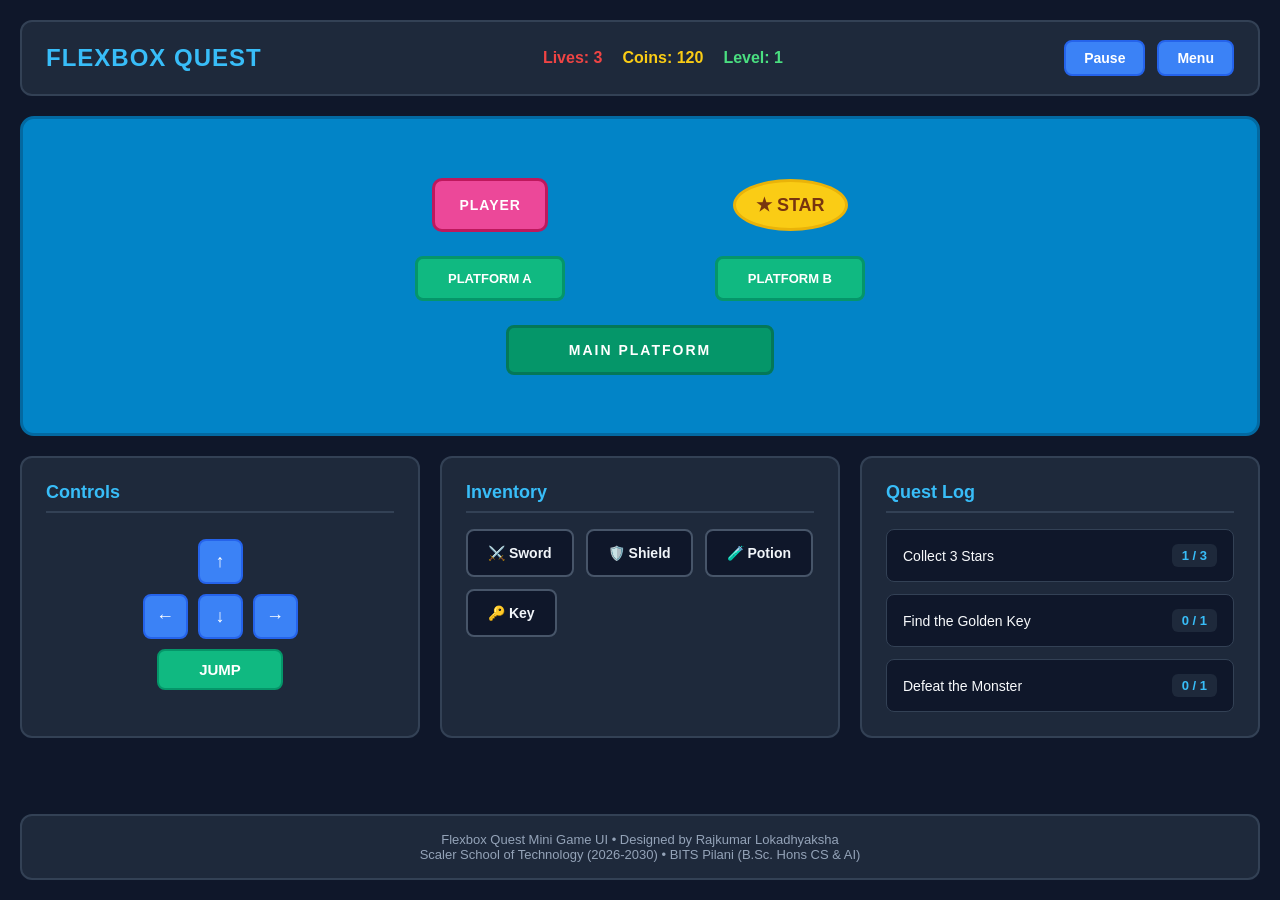
<file: flexbox-quest.html>
<!DOCTYPE html>
<html lang="en">
<head>
    <meta charset="UTF-8">
    <meta name="viewport" content="width=device-width, initial-scale=1.0">
    <title>Flexbox Quest | Mini Game UI</title>
    <style>
        /* Part 1 & 2: Reset & Box Model */
        * {
            box-sizing: border-box;
            margin: 0;
            padding: 0;
        }

        body {
            font-family: 'Segoe UI', Tahoma, Geneva, Verdana, sans-serif;
            background-color: #0f172a;
            color: #f8fafc;
            padding: 20px;
            display: flex;
            flex-direction: column;
            gap: 20px;
            min-height: 100vh;
        }

        /* Part 3: Game Header */
        .game-header {
            display: flex;
            justify-content: space-between;
            align-items: center;
            gap: 20px;
            background-color: #1e293b;
            padding: 18px 24px;
            border: 2px solid #334155;
            border-radius: 12px;
            flex-wrap: wrap;
        }

        .game-header h1 {
            font-size: 24px;
            color: #38bdf8;
            letter-spacing: 1px;
        }

        .game-info {
            display: flex;
            gap: 20px;
            font-size: 16px;
            font-weight: 600;
        }

        .info-lives {
            color: #ef4444;
        }

        .info-coins {
            color: #facc15;
        }

        .info-level {
            color: #4ade80;
        }

        .header-actions {
            display: flex;
            gap: 12px;
        }

        button {
            cursor: pointer;
            font-family: inherit;
            font-size: 14px;
            font-weight: 600;
            padding: 8px 18px;
            background-color: #3b82f6;
            color: #ffffff;
            border: 2px solid #2563eb;
            border-radius: 8px;
            transition: background-color 0.2s, transform 0.1s;
        }

        button:hover {
            background-color: #2563eb;
        }

        /* Part 4: Main Content & Game Area */
        main {
            display: flex;
            flex-direction: column;
            gap: 20px;
            flex: 1;
        }

        .game-area {
            display: flex;
            flex-direction: column;
            justify-content: center;
            align-items: center;
            gap: 24px;
            background-color: #0284c7;
            padding: 40px 20px;
            border: 3px solid #0369a1;
            border-radius: 14px;
            min-height: 320px;
        }

        .stage-row {
            display: flex;
            justify-content: space-around;
            align-items: center;
            width: 100%;
            max-width: 600px;
        }

        .player {
            background-color: #ec4899;
            color: #ffffff;
            font-weight: bold;
            font-size: 14px;
            padding: 16px 24px;
            border: 3px solid #be185d;
            border-radius: 10px;
            letter-spacing: 1px;
        }

        .star {
            background-color: #facc15;
            color: #78350f;
            font-weight: 900;
            font-size: 18px;
            padding: 12px 20px;
            border: 3px solid #eab308;
            border-radius: 50%;
        }

        .platform {
            background-color: #10b981;
            color: #ffffff;
            font-weight: bold;
            font-size: 13px;
            padding: 12px 30px;
            border: 3px solid #059669;
            border-radius: 8px;
            text-align: center;
        }

        .platform-main {
            background-color: #059669;
            color: #ffffff;
            font-weight: bold;
            font-size: 14px;
            padding: 14px 60px;
            border: 3px solid #047857;
            border-radius: 8px;
            letter-spacing: 2px;
        }

        /* Part 5: Game Panels (Controls, Inventory, Quest) */
        .game-panels {
            display: flex;
            gap: 20px;
        }

        .panel {
            flex: 1;
            background-color: #1e293b;
            padding: 24px;
            border: 2px solid #334155;
            border-radius: 12px;
            display: flex;
            flex-direction: column;
            gap: 16px;
        }

        .panel h2 {
            font-size: 18px;
            color: #38bdf8;
            border-bottom: 2px solid #334155;
            padding-bottom: 8px;
        }

        /* Part 6: Controls Panel */
        .controls-wrapper {
            display: flex;
            flex-direction: column;
            align-items: center;
            gap: 10px;
            margin-top: 10px;
        }

        .control-row {
            display: flex;
            justify-content: center;
            align-items: center;
            gap: 10px;
        }

        .control-btn {
            width: 45px;
            height: 45px;
            font-size: 18px;
            padding: 0;
            display: flex;
            justify-content: center;
            align-items: center;
        }

        .jump-btn {
            padding: 10px 40px;
            font-size: 15px;
            background-color: #10b981;
            border-color: #059669;
        }

        .jump-btn:hover {
            background-color: #059669;
        }

        /* Part 7: Inventory Panel */
        .inventory-items {
            display: flex;
            gap: 12px;
            flex-wrap: wrap;
        }

        .item {
            background-color: #0f172a;
            color: #f1f5f9;
            padding: 14px 20px;
            border: 2px solid #475569;
            border-radius: 8px;
            font-size: 14px;
            font-weight: 600;
            display: flex;
            align-items: center;
            gap: 8px;
        }

        .item:hover {
            border-color: #38bdf8;
            background-color: #1e293b;
        }

        /* Part 8: Quest Panel */
        .quest-list {
            display: flex;
            flex-direction: column;
            gap: 12px;
        }

        .quest-item {
            display: flex;
            justify-content: space-between;
            align-items: center;
            background-color: #0f172a;
            padding: 14px 16px;
            border: 1px solid #334155;
            border-radius: 8px;
        }

        .quest-name {
            font-size: 14px;
            color: #f8fafc;
        }

        .quest-progress {
            font-size: 13px;
            font-weight: bold;
            color: #38bdf8;
            background-color: #1e293b;
            padding: 4px 10px;
            border-radius: 6px;
        }

        /* Footer */
        footer {
            background-color: #1e293b;
            border: 2px solid #334155;
            border-radius: 12px;
            padding: 16px;
            text-align: center;
            font-size: 13px;
            color: #94a3b8;
        }

        /* Part 11: Responsive Media Query */
        @media (max-width: 768px) {
            .game-panels {
                flex-direction: column;
            }

            .game-header {
                flex-direction: column;
                text-align: center;
                gap: 14px;
            }

            .stage-row {
                flex-direction: column;
                gap: 15px;
            }
        }
    </style>
</head>
<body>

    <!-- Part 3: Game Header -->
    <header class="game-header">
        <h1>FLEXBOX QUEST</h1>

        <div class="game-info">
            <span class="info-lives">Lives: 3</span>
            <span class="info-coins">Coins: 120</span>
            <span class="info-level">Level: 1</span>
        </div>

        <div class="header-actions">
            <button>Pause</button>
            <button>Menu</button>
        </div>
    </header>

    <main>
        <!-- Part 4: Game Area -->
        <section class="game-area">
            <div class="stage-row">
                <div class="player">PLAYER</div>
                <div class="star">★ STAR</div>
            </div>

            <div class="stage-row">
                <div class="platform">PLATFORM A</div>
                <div class="platform">PLATFORM B</div>
            </div>

            <div class="platform-main">MAIN PLATFORM</div>
        </section>

        <!-- Part 5: Game Panels -->
        <section class="game-panels">

            <!-- Part 6: Controls Panel -->
            <div class="panel controls">
                <h2>Controls</h2>
                <div class="controls-wrapper">
                    <div class="control-row">
                        <button class="control-btn">↑</button>
                    </div>
                    <div class="control-row">
                        <button class="control-btn">←</button>
                        <button class="control-btn">↓</button>
                        <button class="control-btn">→</button>
                    </div>
                    <div class="control-row">
                        <button class="jump-btn">JUMP</button>
                    </div>
                </div>
            </div>

            <!-- Part 7: Inventory Panel -->
            <div class="panel inventory">
                <h2>Inventory</h2>
                <div class="inventory-items">
                    <div class="item">⚔️ Sword</div>
                    <div class="item">🛡️ Shield</div>
                    <div class="item">🧪 Potion</div>
                    <div class="item">🔑 Key</div>
                </div>
            </div>

            <!-- Part 8: Quest Panel -->
            <div class="panel quest">
                <h2>Quest Log</h2>
                <div class="quest-list">
                    <div class="quest-item">
                        <span class="quest-name">Collect 3 Stars</span>
                        <span class="quest-progress">1 / 3</span>
                    </div>
                    <div class="quest-item">
                        <span class="quest-name">Find the Golden Key</span>
                        <span class="quest-progress">0 / 1</span>
                    </div>
                    <div class="quest-item">
                        <span class="quest-name">Defeat the Monster</span>
                        <span class="quest-progress">0 / 1</span>
                    </div>
                </div>
            </div>

        </section>
    </main>

    <!-- Footer -->
    <footer>
        <p>Flexbox Quest Mini Game UI &bull; Designed by Rajkumar Lokadhyaksha</p>
        <p>Scaler School of Technology (2026-2030) &bull; BITS Pilani (B.Sc. Hons CS &amp; AI)</p>
    </footer>

</body>
</html>
</file>
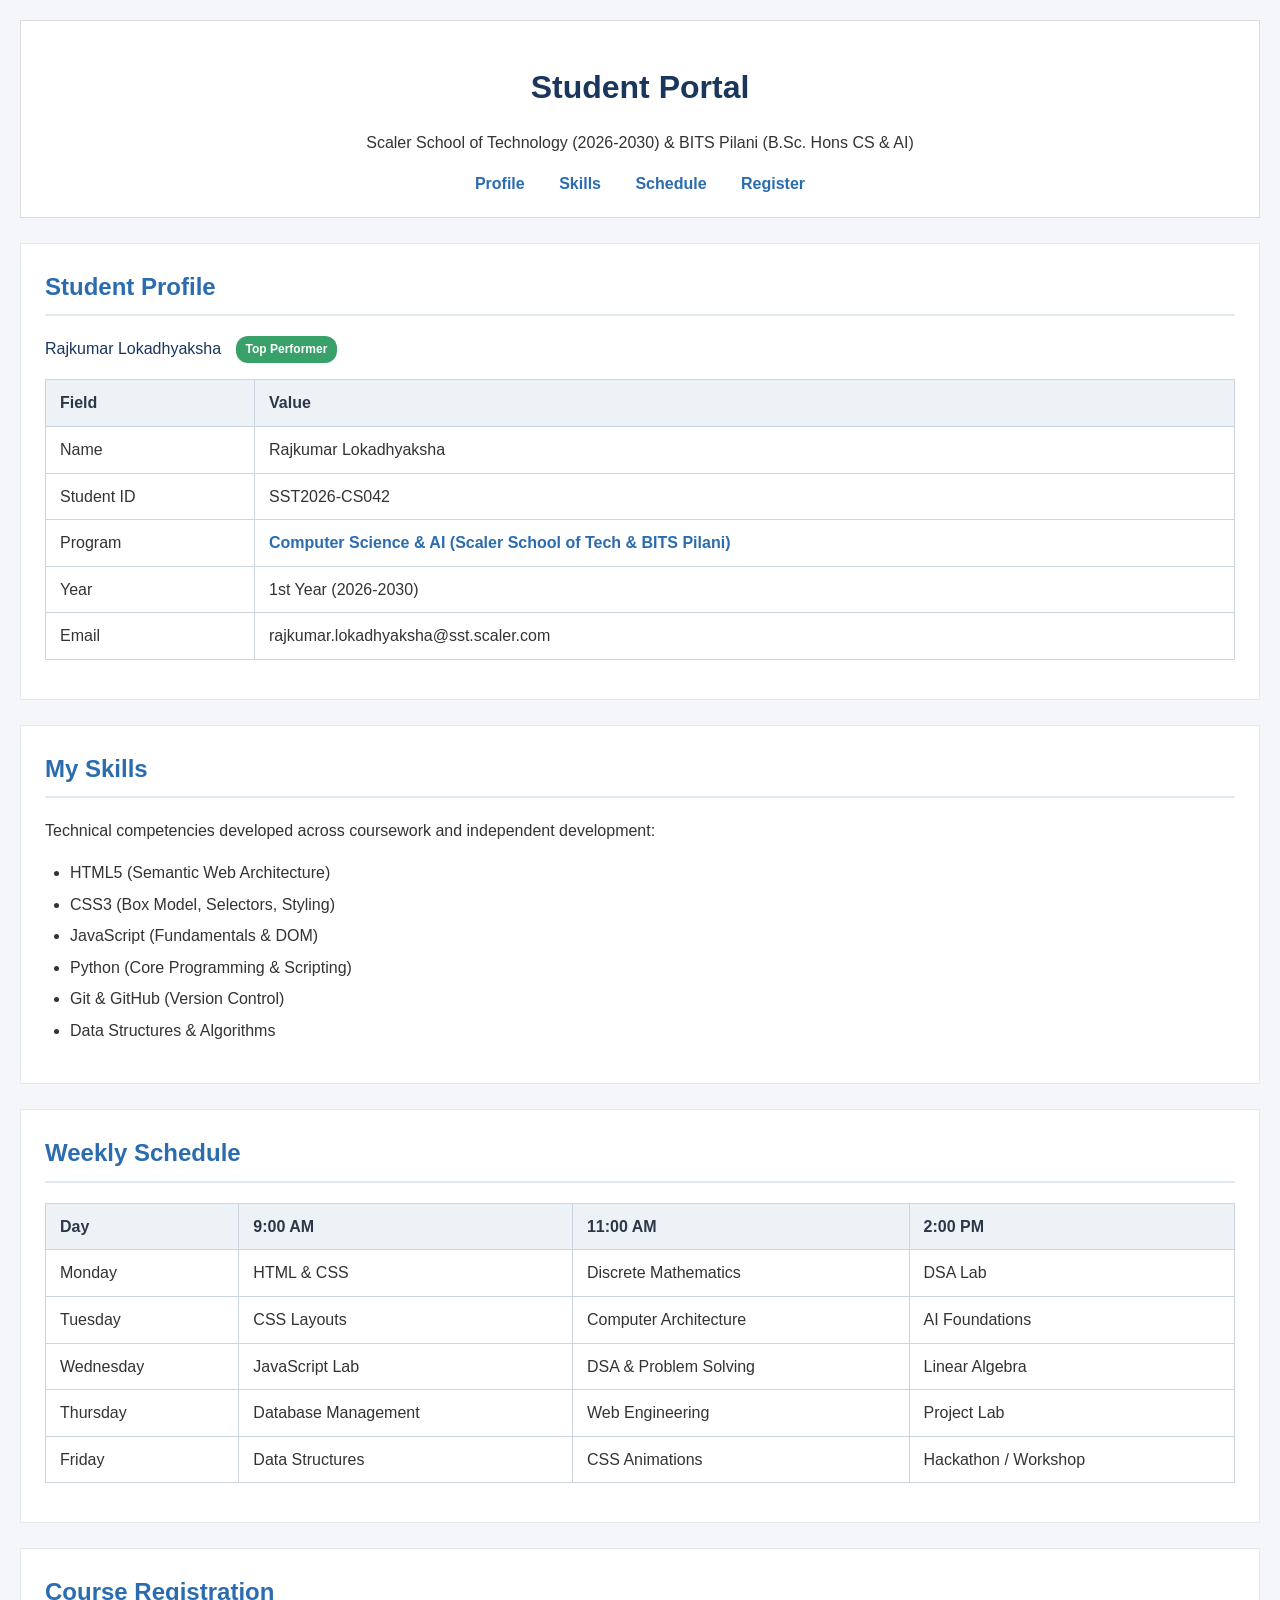
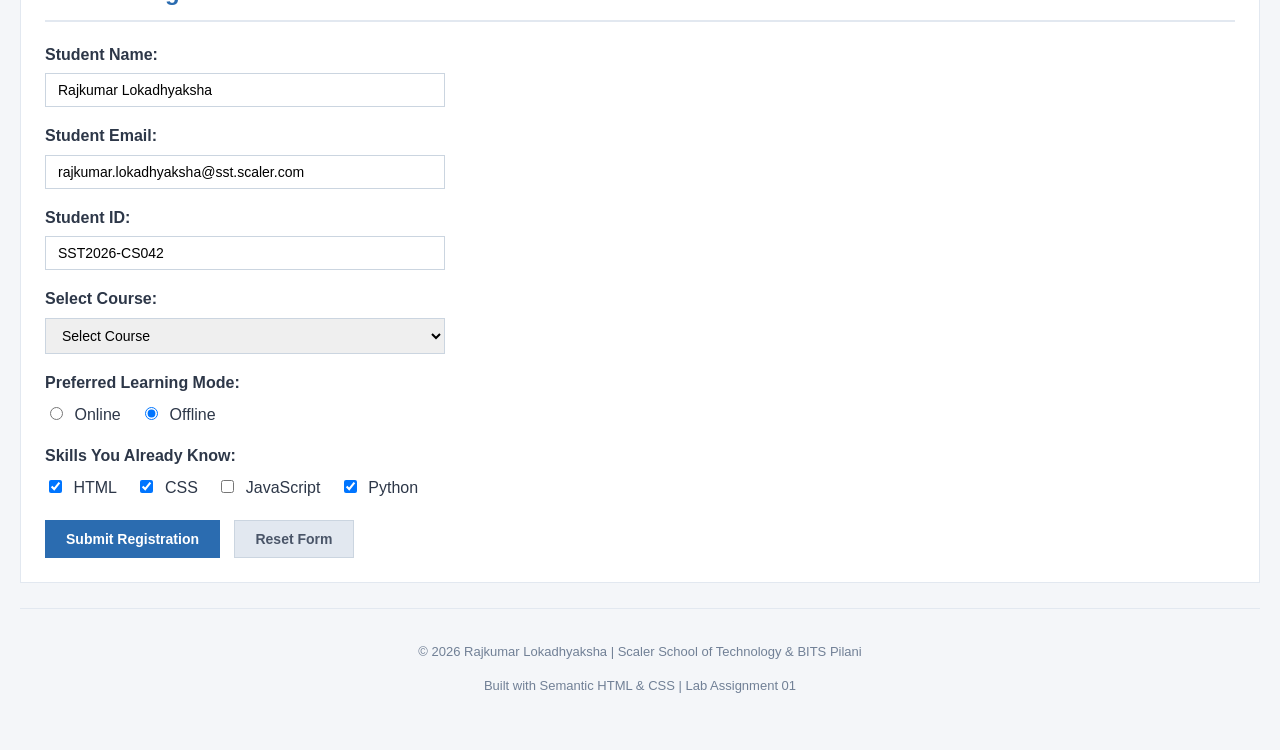
<file: student-portal.html>
<!DOCTYPE html>
<html lang="en">
<head>
    <meta charset="UTF-8">
    <meta name="viewport" content="width=device-width, initial-scale=1.0">
    <title>Student Portal | Rajkumar Lokadhyaksha</title>
    <style>
        /* Part 7 & 8: CSS Selectors and Basic Styling */
        body {
            background-color: #f4f6f9;
            color: #333333;
            font-family: Arial, Helvetica, sans-serif;
            margin: 0;
            padding: 20px;
            line-height: 1.6;
        }

        header {
            background-color: #ffffff;
            border: 1px solid #dcdcdc;
            padding: 20px;
            text-align: center;
            margin-bottom: 25px;
        }

        h1 {
            color: #1a365d;
            margin-bottom: 10px;
        }

        h2 {
            color: #2b6cb0;
            border-bottom: 2px solid #e2e8f0;
            padding-bottom: 8px;
            margin-top: 0;
        }

        nav {
            margin-top: 15px;
        }

        nav a {
            color: #2b6cb0;
            text-decoration: none;
            margin: 0 15px;
            font-weight: bold;
        }

        nav a:hover {
            color: #1a365d;
            text-decoration: underline;
        }

        section {
            background-color: #ffffff;
            border: 1px solid #e2e8f0;
            padding: 24px;
            margin-bottom: 25px;
        }

        table {
            width: 100%;
            border-collapse: collapse;
            margin-top: 15px;
            margin-bottom: 15px;
        }

        th, td {
            border: 1px solid #cbd5e0;
            padding: 10px 14px;
            text-align: left;
        }

        th {
            background-color: #edf2f7;
            color: #2d3748;
            font-weight: bold;
        }

        ul {
            padding-left: 25px;
        }

        li {
            margin-bottom: 6px;
        }

        /* Form Styling */
        .form-group {
            margin-bottom: 16px;
        }

        label {
            display: block;
            font-weight: bold;
            margin-bottom: 6px;
            color: #2d3748;
        }

        .inline-label {
            display: inline;
            font-weight: normal;
            margin-left: 4px;
            margin-right: 15px;
        }

        input[type="text"],
        input[type="email"],
        select {
            width: 100%;
            max-width: 400px;
            padding: 8px 12px;
            border: 1px solid #cbd5e0;
            font-size: 14px;
            box-sizing: border-box;
        }

        .button-group {
            margin-top: 20px;
        }

        input[type="submit"],
        input[type="reset"] {
            padding: 10px 20px;
            font-size: 14px;
            font-weight: bold;
            cursor: pointer;
            margin-right: 10px;
            border: 1px solid #cbd5e0;
        }

        input[type="submit"] {
            background-color: #2b6cb0;
            color: #ffffff;
            border-color: #2b6cb0;
        }

        input[type="reset"] {
            background-color: #e2e8f0;
            color: #4a5568;
        }

        /* Class Selector Requirement */
        .highlight {
            color: #2b6cb0;
            font-weight: bold;
        }

        /* ID Selector Requirement */
        #student-name {
            color: #1a365d;
            display: inline-block;
            margin-right: 10px;
        }

        /* Bonus Challenge: Top Performer Badge */
        .badge {
            background-color: #38a169;
            color: #ffffff;
            padding: 4px 10px;
            font-size: 12px;
            font-weight: bold;
            border-radius: 12px;
            vertical-align: middle;
            display: inline-block;
        }

        footer {
            text-align: center;
            padding: 20px;
            color: #718096;
            font-size: 13px;
            border-top: 1px solid #e2e8f0;
        }
    </style>
</head>
<body>

    <!-- Part 2: Header and Navigation -->
    <header>
        <h1>Student Portal</h1>
        <p>Scaler School of Technology (2026-2030) &amp; BITS Pilani (B.Sc. Hons CS &amp; AI)</p>
        <nav>
            <a href="#profile">Profile</a>
            <a href="#skills">Skills</a>
            <a href="#schedule">Schedule</a>
            <a href="#register">Register</a>
        </nav>
    </header>

    <main>
        <!-- Part 3: Student Profile -->
        <section id="profile">
            <h2>Student Profile</h2>
            <p>
                <span id="student-name">Rajkumar Lokadhyaksha</span>
                <!-- Bonus Challenge Badge -->
                <span class="badge">Top Performer</span>
            </p>
            <table>
                <thead>
                    <tr>
                        <th>Field</th>
                        <th>Value</th>
                    </tr>
                </thead>
                <tbody>
                    <tr>
                        <td>Name</td>
                        <td>Rajkumar Lokadhyaksha</td>
                    </tr>
                    <tr>
                        <td>Student ID</td>
                        <td>SST2026-CS042</td>
                    </tr>
                    <tr>
                        <td>Program</td>
                        <td class="highlight">Computer Science &amp; AI (Scaler School of Tech &amp; BITS Pilani)</td>
                    </tr>
                    <tr>
                        <td>Year</td>
                        <td>1st Year (2026-2030)</td>
                    </tr>
                    <tr>
                        <td>Email</td>
                        <td>rajkumar.lokadhyaksha@sst.scaler.com</td>
                    </tr>
                </tbody>
            </table>
        </section>

        <!-- Part 4: My Skills -->
        <section id="skills">
            <h2>My Skills</h2>
            <p>Technical competencies developed across coursework and independent development:</p>
            <ul>
                <li>HTML5 (Semantic Web Architecture)</li>
                <li>CSS3 (Box Model, Selectors, Styling)</li>
                <li>JavaScript (Fundamentals &amp; DOM)</li>
                <li>Python (Core Programming &amp; Scripting)</li>
                <li>Git &amp; GitHub (Version Control)</li>
                <li>Data Structures &amp; Algorithms</li>
            </ul>
        </section>

        <!-- Part 5: Weekly Schedule -->
        <section id="schedule">
            <h2>Weekly Schedule</h2>
            <table>
                <thead>
                    <tr>
                        <th>Day</th>
                        <th>9:00 AM</th>
                        <th>11:00 AM</th>
                        <th>2:00 PM</th>
                    </tr>
                </thead>
                <tbody>
                    <tr>
                        <td>Monday</td>
                        <td>HTML &amp; CSS</td>
                        <td>Discrete Mathematics</td>
                        <td>DSA Lab</td>
                    </tr>
                    <tr>
                        <td>Tuesday</td>
                        <td>CSS Layouts</td>
                        <td>Computer Architecture</td>
                        <td>AI Foundations</td>
                    </tr>
                    <tr>
                        <td>Wednesday</td>
                        <td>JavaScript Lab</td>
                        <td>DSA &amp; Problem Solving</td>
                        <td>Linear Algebra</td>
                    </tr>
                    <tr>
                        <td>Thursday</td>
                        <td>Database Management</td>
                        <td>Web Engineering</td>
                        <td>Project Lab</td>
                    </tr>
                    <tr>
                        <td>Friday</td>
                        <td>Data Structures</td>
                        <td>CSS Animations</td>
                        <td>Hackathon / Workshop</td>
                    </tr>
                </tbody>
            </table>
        </section>

        <!-- Part 6: Course Registration Form -->
        <section id="register">
            <h2>Course Registration</h2>
            <form action="#" method="get">
                <!-- Student Information -->
                <div class="form-group">
                    <label for="name">Student Name:</label>
                    <input type="text" id="name" name="name" value="Rajkumar Lokadhyaksha" required>
                </div>

                <div class="form-group">
                    <label for="email">Student Email:</label>
                    <input type="email" id="email" name="email" value="rajkumar.lokadhyaksha@sst.scaler.com" required>
                </div>

                <div class="form-group">
                    <label for="student_id">Student ID:</label>
                    <input type="text" id="student_id" name="student_id" value="SST2026-CS042" required>
                </div>

                <!-- Course Selection -->
                <div class="form-group">
                    <label for="course">Select Course:</label>
                    <select id="course" name="course" required>
                        <option value="">Select Course</option>
                        <option value="html-css">HTML &amp; CSS</option>
                        <option value="javascript">JavaScript</option>
                        <option value="python">Python</option>
                        <option value="dsa">Data Structures</option>
                        <option value="dbms">Database Management</option>
                    </select>
                </div>

                <!-- Preferred Learning Mode -->
                <div class="form-group">
                    <label>Preferred Learning Mode:</label>
                    <input type="radio" id="mode-online" name="learning_mode" value="online">
                    <label for="mode-online" class="inline-label">Online</label>
                    
                    <input type="radio" id="mode-offline" name="learning_mode" value="offline" checked>
                    <label for="mode-offline" class="inline-label">Offline</label>
                </div>

                <!-- Skills You Already Know -->
                <div class="form-group">
                    <label>Skills You Already Know:</label>
                    <input type="checkbox" id="skill-html" name="skills" value="html" checked>
                    <label for="skill-html" class="inline-label">HTML</label>
                    
                    <input type="checkbox" id="skill-css" name="skills" value="css" checked>
                    <label for="skill-css" class="inline-label">CSS</label>
                    
                    <input type="checkbox" id="skill-js" name="skills" value="js">
                    <label for="skill-js" class="inline-label">JavaScript</label>
                    
                    <input type="checkbox" id="skill-python" name="skills" value="python" checked>
                    <label for="skill-python" class="inline-label">Python</label>
                </div>

                <!-- Form Buttons -->
                <div class="button-group">
                    <input type="submit" value="Submit Registration">
                    <input type="reset" value="Reset Form">
                </div>
            </form>
        </section>
    </main>

    <!-- Footer -->
    <footer>
        <p>&copy; 2026 Rajkumar Lokadhyaksha | Scaler School of Technology &amp; BITS Pilani</p>
        <p>Built with Semantic HTML &amp; CSS | Lab Assignment 01</p>
    </footer>

</body>
</html>
</file>
